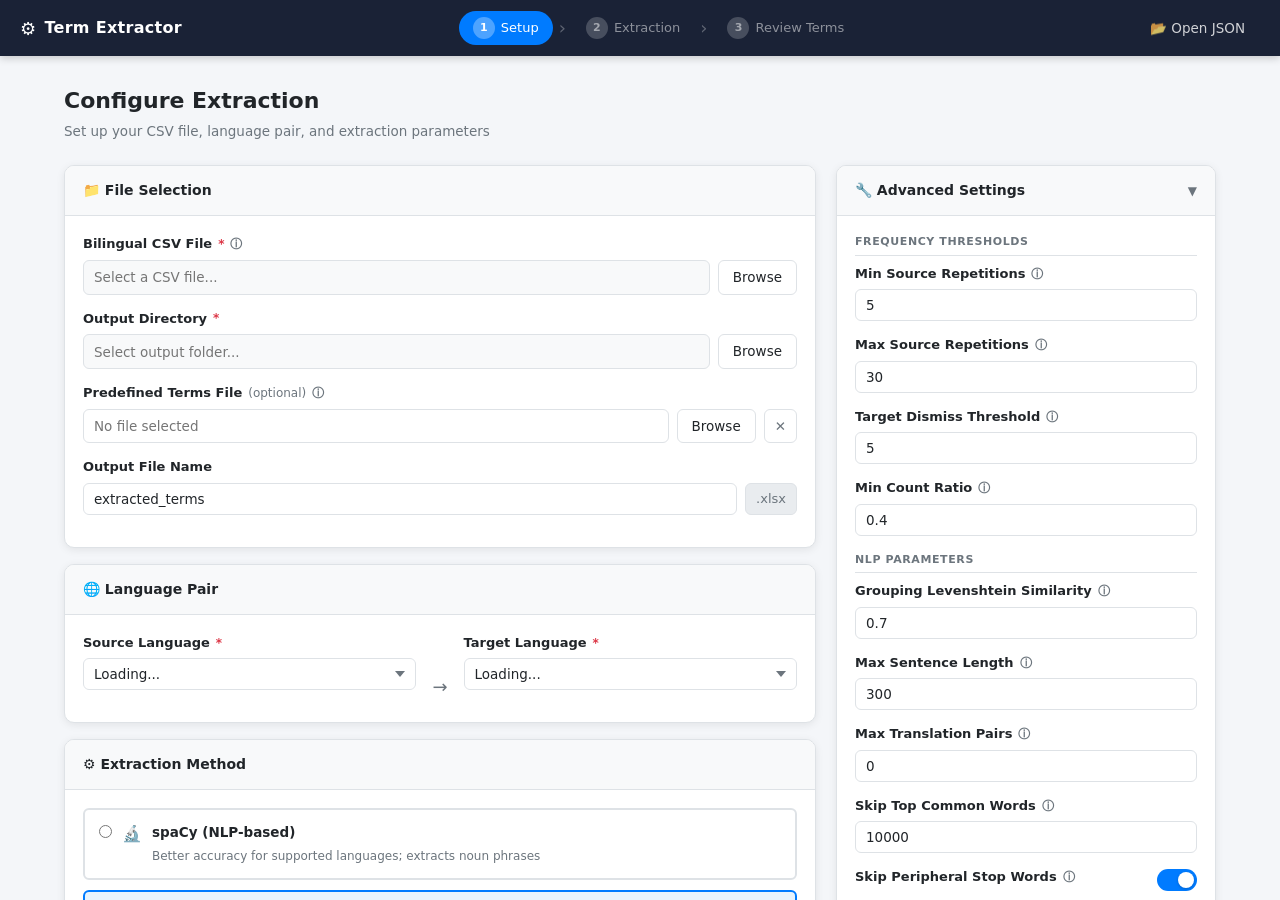
<file: app/frontend/index.html>
<!DOCTYPE html>
<html lang="en">
<head>
    <meta charset="UTF-8">
    <meta name="viewport" content="width=device-width, initial-scale=1.0">
    <title>Term Extractor</title>
    <link rel="stylesheet" href="css/styles.css">
</head>
<body>
    <div id="app">
        <!-- Header -->
        <header id="app-header">
            <div class="header-brand">
                <span class="header-icon">⚙</span>
                <span class="header-title">Term Extractor</span>
            </div>
            <nav class="header-steps">
                <div class="step-item" id="nav-step-1" data-view="setup">
                    <span class="step-num">1</span>
                    <span class="step-label">Setup</span>
                </div>
                <div class="step-divider">›</div>
                <div class="step-item" id="nav-step-2" data-view="progress">
                    <span class="step-num">2</span>
                    <span class="step-label">Extraction</span>
                </div>
                <div class="step-divider">›</div>
                <div class="step-item" id="nav-step-3" data-view="editor">
                    <span class="step-num">3</span>
                    <span class="step-label">Review Terms</span>
                </div>
            </nav>
            <div class="header-actions">
                <button class="btn btn-ghost" id="btn-load-json" title="Open existing JSON result file">
                    📂 Open JSON
                </button>
            </div>
        </header>

        <!-- Main content area -->
        <main id="main-content">
            <!-- View 1: Setup -->
            <div id="view-setup" class="view active">
                <div class="view-container">
                    <div class="view-header">
                        <h1>Configure Extraction</h1>
                        <p class="view-subtitle">Set up your CSV file, language pair, and extraction parameters</p>
                    </div>

                    <div class="setup-layout">
                        <!-- Left: Main config -->
                        <div class="setup-main">
                            <!-- File Selection Card -->
                            <div class="card">
                                <div class="card-header">
                                    <h2 class="card-title">📁 File Selection</h2>
                                </div>
                                <div class="card-body">
                                    <div class="form-group">
                                        <label class="form-label" for="csv-path">
                                            Bilingual CSV File <span class="required">*</span>
                                            <span class="tooltip" data-tip="A CSV file with two columns: source text and target text">ⓘ</span>
                                        </label>
                                        <div class="input-group">
                                            <input type="text" id="csv-path" class="form-control" placeholder="Select a CSV file..." readonly>
                                            <button class="btn btn-secondary" id="btn-browse-csv">Browse</button>
                                        </div>
                                        <div id="csv-preview" class="csv-preview hidden"></div>
                                    </div>
                                    <div class="form-group">
                                        <label class="form-label" for="output-dir">
                                            Output Directory <span class="required">*</span>
                                        </label>
                                        <div class="input-group">
                                            <input type="text" id="output-dir" class="form-control" placeholder="Select output folder..." readonly>
                                            <button class="btn btn-secondary" id="btn-browse-output">Browse</button>
                                        </div>
                                    </div>
                                    <div class="form-group">
                                        <label class="form-label" for="pred-terms-path">
                                            Predefined Terms File
                                            <span class="optional">(optional)</span>
                                            <span class="tooltip" data-tip="Optional .txt file with one term per line to restrict source term extraction">ⓘ</span>
                                        </label>
                                        <div class="input-group">
                                            <input type="text" id="pred-terms-path" class="form-control" placeholder="No file selected">
                                            <button class="btn btn-secondary" id="btn-browse-pred-terms">Browse</button>
                                            <button class="btn btn-ghost btn-icon" id="btn-clear-pred-terms" title="Clear">✕</button>
                                        </div>
                                    </div>
                                    <div class="form-group">
                                        <label class="form-label" for="output-name">
                                            Output File Name
                                        </label>
                                        <div class="input-group">
                                            <input type="text" id="output-name" class="form-control" value="extracted_terms" placeholder="extracted_terms">
                                            <span class="input-suffix">.xlsx</span>
                                        </div>
                                    </div>
                                </div>
                            </div>

                            <!-- Language Pair Card -->
                            <div class="card">
                                <div class="card-header">
                                    <h2 class="card-title">🌐 Language Pair</h2>
                                </div>
                                <div class="card-body">
                                    <div class="form-row">
                                        <div class="form-group flex-1">
                                            <label class="form-label" for="src-lang">Source Language <span class="required">*</span></label>
                                            <select id="src-lang" class="form-control">
                                                <option value="">Loading...</option>
                                            </select>
                                        </div>
                                        <div class="lang-arrow">→</div>
                                        <div class="form-group flex-1">
                                            <label class="form-label" for="tar-lang">Target Language <span class="required">*</span></label>
                                            <select id="tar-lang" class="form-control">
                                                <option value="">Loading...</option>
                                            </select>
                                        </div>
                                    </div>
                                </div>
                            </div>

                            <!-- Extraction Method Card -->
                            <div class="card">
                                <div class="card-header">
                                    <h2 class="card-title">⚙ Extraction Method</h2>
                                </div>
                                <div class="card-body">
                                    <div class="radio-group">
                                        <label class="radio-item" id="radio-spacy-label">
                                            <input type="radio" name="extraction-method" value="spacy" id="radio-spacy">
                                            <span class="radio-icon">🔬</span>
                                            <div class="radio-text">
                                                <strong>spaCy (NLP-based)</strong>
                                                <small>Better accuracy for supported languages; extracts noun phrases</small>
                                            </div>
                                        </label>
                                        <label class="radio-item">
                                            <input type="radio" name="extraction-method" value="ngrams" id="radio-ngrams" checked>
                                            <span class="radio-icon">📝</span>
                                            <div class="radio-text">
                                                <strong>N-grams</strong>
                                                <small>Works with all languages; extracts all word combinations</small>
                                            </div>
                                        </label>
                                    </div>
                                    <div id="spacy-warning" class="alert alert-warning hidden">
                                        ⚠ spaCy is not available for the selected source language. Using n-grams.
                                    </div>
                                </div>
                            </div>
                        </div>

                        <!-- Right: Advanced settings -->
                        <div class="setup-sidebar">
                            <div class="card">
                                <div class="card-header card-header-collapsible" id="advanced-toggle">
                                    <h2 class="card-title">🔧 Advanced Settings</h2>
                                    <span class="collapse-icon">▼</span>
                                </div>
                                <div class="card-body" id="advanced-settings">
                                    <div class="form-section-title">Frequency Thresholds</div>
                                    <div class="form-group">
                                        <label class="form-label">
                                            Min Source Repetitions
                                            <span class="tooltip" data-tip="Minimum times a source term must appear to be considered">ⓘ</span>
                                        </label>
                                        <input type="number" id="min-source-rep" class="form-control" value="5" min="1">
                                    </div>
                                    <div class="form-group">
                                        <label class="form-label">
                                            Max Source Repetitions
                                            <span class="tooltip" data-tip="Maximum count for a source term (avoids over-computation on common words)">ⓘ</span>
                                        </label>
                                        <input type="number" id="max-source-rep" class="form-control" value="30" min="1">
                                    </div>
                                    <div class="form-group">
                                        <label class="form-label">
                                            Target Dismiss Threshold
                                            <span class="tooltip" data-tip="If a target term doesn't appear after source occurs this many times, it's dismissed">ⓘ</span>
                                        </label>
                                        <input type="number" id="target-dismiss" class="form-control" value="5" min="1">
                                    </div>
                                    <div class="form-group">
                                        <label class="form-label">
                                            Min Count Ratio
                                            <span class="tooltip" data-tip="Minimum ratio of target occurrences to source occurrences (0.0–1.0)">ⓘ</span>
                                        </label>
                                        <input type="number" id="min-count-ratio" class="form-control" value="0.4" min="0" max="1" step="0.05">
                                    </div>

                                    <div class="form-section-title">NLP Parameters</div>
                                    <div class="form-group">
                                        <label class="form-label">
                                            Grouping Levenshtein Similarity
                                            <span class="tooltip" data-tip="Minimum similarity for grouping variant target phrases (0.0–1.0)">ⓘ</span>
                                        </label>
                                        <input type="number" id="grouping-min-lev-sim" class="form-control" value="0.7" min="0" max="1" step="0.05">
                                    </div>
                                    <div class="form-group">
                                        <label class="form-label">
                                            Max Sentence Length
                                            <span class="tooltip" data-tip="Maximum character length of sentences to consider">ⓘ</span>
                                        </label>
                                        <input type="number" id="max-sentence-length" class="form-control" value="300" min="50">
                                    </div>
                                    <div class="form-group">
                                        <label class="form-label">
                                            Max Translation Pairs
                                            <span class="tooltip" data-tip="Maximum number of translation pairs to process (0 = unlimited)">ⓘ</span>
                                        </label>
                                        <input type="number" id="max-translation-pairs" class="form-control" value="0" min="0">
                                    </div>
                                    <div class="form-group">
                                        <label class="form-label">
                                            Skip Top Common Words
                                            <span class="tooltip" data-tip="Skip the top N most frequent words in the source language">ⓘ</span>
                                        </label>
                                        <input type="number" id="skip-top-common-words" class="form-control" value="10000" min="0">
                                    </div>
                                    <div class="form-group form-toggle">
                                        <label class="form-label">
                                            Skip Peripheral Stop Words
                                            <span class="tooltip" data-tip="Skip n-grams that begin or end with stop words">ⓘ</span>
                                        </label>
                                        <label class="toggle">
                                            <input type="checkbox" id="skip-peri-stop-words" checked>
                                            <span class="toggle-slider"></span>
                                        </label>
                                    </div>

                                    <div class="form-section-title">LLM Settings</div>
                                    <div class="form-group form-toggle">
                                        <label class="form-label">
                                            LLM Scoring
                                            <span class="tooltip" data-tip="Use LLM embeddings to re-score and rank candidates (slower but more accurate)">ⓘ</span>
                                        </label>
                                        <label class="toggle">
                                            <input type="checkbox" id="llm-scoring" checked>
                                            <span class="toggle-slider"></span>
                                        </label>
                                    </div>
                                    <div class="form-group">
                                        <label class="form-label">
                                            Embedding Model
                                            <span class="tooltip" data-tip="Sentence transformer model for semantic scoring">ⓘ</span>
                                        </label>
                                        <select id="model" class="form-control">
                                            <option value="LaBSE">LaBSE</option>
                                            <option value="intfloat/multilingual-e5-base">intfloat/multilingual-e5-base</option>
                                        </select>
                                    </div>
                                    <div class="form-group">
                                        <label class="form-label">
                                            Min LLM Score
                                            <span class="tooltip" data-tip="Minimum LLM similarity score for cleanup (0.0–1.0)">ⓘ</span>
                                        </label>
                                        <input type="number" id="min-llm-score" class="form-control" value="0.4" min="0" max="1" step="0.05">
                                    </div>
                                    <div class="form-group form-toggle">
                                        <label class="form-label">
                                            Enable Partial Points
                                            <span class="tooltip" data-tip="(Experimental) Allow longer terms to gain partial points from shorter high-scoring sub-terms">ⓘ</span>
                                        </label>
                                        <label class="toggle">
                                            <input type="checkbox" id="enable-partial-points">
                                            <span class="toggle-slider"></span>
                                        </label>
                                    </div>
                                </div>
                            </div>

                            <!-- Quick help -->
                            <div class="card card-info">
                                <div class="card-body">
                                    <h3 class="card-title">💡 Quick Tips</h3>
                                    <ul class="tips-list">
                                        <li>Use a CSV file with two columns: source and target text (one sentence pair per row)</li>
                                        <li>For best results, use at least 10,000 translation pairs</li>
                                        <li>spaCy extraction is more precise but only supports select languages</li>
                                        <li>LLM scoring is more accurate but significantly slower</li>
                                    </ul>
                                </div>
                            </div>
                        </div>
                    </div>

                    <!-- Action bar -->
                    <div class="action-bar">
                        <div id="setup-validation-msg" class="validation-msg hidden"></div>
                        <button class="btn btn-primary btn-large" id="btn-start-extraction">
                            ▶ Start Extraction
                        </button>
                    </div>
                </div>
            </div>

            <!-- View 2: Progress -->
            <div id="view-progress" class="view">
                <div class="view-container">
                    <div class="view-header">
                        <h1>Extracting Terms</h1>
                        <p class="view-subtitle">Please wait while the extraction pipeline runs...</p>
                    </div>

                    <div class="progress-layout">
                        <!-- Step indicators -->
                        <div class="card steps-card">
                            <div class="card-body">
                                <div class="pipeline-steps" id="pipeline-steps">
                                    <!-- Steps populated by JS -->
                                </div>
                            </div>
                        </div>

                        <!-- Main progress -->
                        <div class="card progress-card">
                            <div class="card-body">
                                <div class="progress-header">
                                    <span id="progress-label">Initializing...</span>
                                    <span id="progress-pct">0%</span>
                                </div>
                                <div class="progress-bar-container">
                                    <div class="progress-bar" id="main-progress-bar" style="width: 0%"></div>
                                </div>
                                <div class="sub-step-progress" id="sub-step-progress">
                                    <div class="sub-step-header">
                                        <span id="sub-step-label"></span>
                                        <span id="sub-step-pct">0%</span>
                                    </div>
                                    <div class="progress-bar-container sub-step-bar-container">
                                        <div class="progress-bar sub-step-bar" id="sub-step-bar" style="width: 0%"></div>
                                    </div>
                                </div>
                                <div class="progress-meta">
                                    <span id="elapsed-time">⏱ 0s</span>
                                    <span id="terms-found" class="hidden">📋 <span id="terms-found-count">0</span> terms found</span>
                                </div>
                            </div>
                        </div>

                        <!-- Log -->
                        <div class="card log-card">
                            <div class="card-header">
                                <h3 class="card-title">📋 Log</h3>
                                <button class="btn btn-ghost btn-sm" id="btn-clear-log">Clear</button>
                            </div>
                            <div class="card-body">
                                <div id="log-output" class="log-output"></div>
                            </div>
                        </div>
                    </div>

                    <!-- Completion card -->
                    <div id="completion-card" class="card completion-card hidden">
                        <div class="card-body">
                            <div class="completion-icon">✅</div>
                            <h2>Extraction Complete!</h2>
                            <p id="completion-summary"></p>
                            <div class="completion-actions">
                                <button class="btn btn-secondary" id="btn-back-to-setup">← Back to Setup</button>
                                <button class="btn btn-primary btn-large" id="btn-review-terms">Review Terms →</button>
                            </div>
                        </div>
                    </div>

                    <!-- Error card -->
                    <div id="error-card" class="card error-card hidden">
                        <div class="card-body">
                            <div class="completion-icon">❌</div>
                            <h2>Extraction Failed</h2>
                            <p id="error-message"></p>
                            <button class="btn btn-secondary" id="btn-back-to-setup-error">← Back to Setup</button>
                        </div>
                    </div>

                    <!-- Cancel button -->
                    <div class="action-bar">
                        <button class="btn btn-danger" id="btn-cancel-extraction">✕ Cancel</button>
                    </div>
                </div>
            </div>

            <!-- View 3: Term Editor -->
            <div id="view-editor" class="view">
                <div id="editor-loading" class="loading-overlay">
                    <div class="loading-spinner"></div>
                    <p>Loading terms...</p>
                </div>
                <div id="editor-content" class="hidden">
                    <!-- Stats bar -->
                    <div id="stats-bar" class="stats-bar">
                        <div class="stat-item">
                            <span class="stat-label">Total</span>
                            <span class="stat-value" id="stat-total">0</span>
                        </div>
                        <div class="stat-item">
                            <span class="stat-label">Active</span>
                            <span class="stat-value stat-active" id="stat-active">0</span>
                        </div>
                        <div class="stat-item">
                            <span class="stat-label">Edited</span>
                            <span class="stat-value stat-edited" id="stat-edited">0</span>
                        </div>
                        <div class="stat-item">
                            <span class="stat-label">Confirmed</span>
                            <span class="stat-value stat-confirmed" id="stat-confirmed">0</span>
                        </div>
                        <div class="stat-item">
                            <span class="stat-label">Deleted</span>
                            <span class="stat-value stat-deleted" id="stat-deleted">0</span>
                        </div>
                        <div class="stat-progress">
                            <div class="stat-progress-bar" id="stat-progress-bar"></div>
                        </div>
                        <span id="stat-progress-pct" class="stat-progress-pct">0%</span>
                        <div class="stats-actions">
                            <button class="btn btn-primary btn-sm" id="btn-save-json" disabled>💾 Save to JSON</button>
                        </div>
                    </div>

                    <!-- Quick Tips -->
                    <div id="editor-tips" class="editor-tips">
                        <strong>💡 Quick Tips:</strong>
                        • Use text filters to search source/target terms (supports plain text or RegEx)
                        • Press <kbd>Escape</kbd> in filter boxes to clear all text filters
                        • Press <kbd>Enter</kbd> in the target field to confirm the term and move to next
                        • Click 📋 to select from available target candidates and variants
                        • Click ✓ to confirm a source-target pair (turns green when confirmed)
                        • Editing source/target or reselecting a candidate removes confirmed status
                        • Click <strong>💾 Save to JSON</strong> to save all edits back to the loaded file
                    </div>

                    <!-- Filters -->
                    <div id="editor-filters" class="editor-filters">
                        <div class="filter-row">
                            <div class="filter-field">
                                <label class="filter-label" for="filter-source">Filter Source Term:</label>
                                <input type="text" id="filter-source" class="form-control filter-input" placeholder="e.g., doctor, ^med (regex: starts with 'med')">
                            </div>
                            <div class="filter-field">
                                <label class="filter-label" for="filter-target">Filter Target Term:</label>
                                <input type="text" id="filter-target" class="form-control filter-input" placeholder="e.g., طبيب, .*ال.* (regex)">
                            </div>
                            <div class="filter-field filter-field-inline">
                                <label class="toggle-small" title="Enable regex for filters">
                                    <input type="checkbox" id="filter-regex">
                                    <span class="toggle-slider-small"></span>
                                    <span>Use RegEx</span>
                                </label>
                            </div>
                            <div class="filter-field filter-field-inline">
                                <button class="btn btn-secondary btn-sm" id="btn-clear-filters">Clear Filters</button>
                            </div>
                        </div>
                    </div>

                    <!-- Toolbar -->
                    <div id="editor-toolbar" class="editor-toolbar">
                        <div class="toolbar-filters">
                            <div class="filter-group">
                                <label class="toolbar-label">Filter:</label>
                                <select id="filter-status" class="form-control filter-select">
                                    <option value="all">All Terms</option>
                                    <option value="edited">Edited Only</option>
                                    <option value="unedited">Unedited Only</option>
                                    <option value="confirmed">Confirmed Only</option>
                                    <option value="unconfirmed">Unconfirmed Only</option>
                                </select>
                                <label class="toolbar-label">Per page:</label>
                                <select id="per-page" class="form-control filter-select">
                                    <option value="20">20</option>
                                    <option value="50" selected>50</option>
                                    <option value="100">100</option>
                                    <option value="200">200</option>
                                    <option value="500">500</option>
                                </select>
                            </div>
                        </div>
                        <div class="toolbar-actions">
                            <button class="btn btn-secondary btn-sm" id="btn-clear-edits">🗑️ Clear Edits</button>
                            <button class="btn btn-secondary btn-sm" id="btn-open-recycle">♻️ Recycle Bin (<span id="recycle-count">0</span>)</button>
                            <button class="btn btn-secondary btn-sm" id="btn-export-confirmed">📊 Export Confirmed</button>
                            <button class="btn btn-secondary btn-sm" id="btn-export-all">📊 Export All</button>
                            <button class="btn btn-ghost btn-sm" id="btn-load-json-editor">📂 Open JSON</button>
                        </div>
                    </div>

                    <!-- Top Pagination -->
                    <div id="pagination-bar-top" class="pagination-bar pagination-bar-border-bottom">
                        <button class="btn btn-ghost btn-sm" id="btn-first-page-top">⏮ First</button>
                        <button class="btn btn-ghost btn-sm" id="btn-prev-page-top">‹ Prev</button>
                        <span id="pagination-info-top">Page 1 of 1</span>
                        <button class="btn btn-ghost btn-sm" id="btn-next-page-top">Next ›</button>
                        <button class="btn btn-ghost btn-sm" id="btn-last-page-top">Last ⏭</button>
                    </div>

                    <!-- Table -->
                    <div id="table-container" class="table-container">
                        <table id="terms-table" class="terms-table">
                            <thead>
                                <tr>
                                    <th class="col-num">#</th>
                                    <th class="col-source">Source Term</th>
                                    <th class="col-target">Target Term</th>
                                    <th class="col-count">Count</th>
                                    <th class="col-actions">Actions</th>
                                </tr>
                            </thead>
                            <tbody id="terms-tbody">
                            </tbody>
                        </table>
                    </div>

                    <!-- Bottom Pagination -->
                    <div id="pagination-bar" class="pagination-bar">
                        <button class="btn btn-ghost btn-sm" id="btn-first-page">⏮ First</button>
                        <button class="btn btn-ghost btn-sm" id="btn-prev-page">‹ Prev</button>
                        <span id="pagination-info">Page 1 of 1</span>
                        <button class="btn btn-ghost btn-sm" id="btn-next-page">Next ›</button>
                        <button class="btn btn-ghost btn-sm" id="btn-last-page">Last ⏭</button>
                    </div>
                </div>
            </div>
        </main>
    </div>

    <!-- Candidates Modal -->
    <div id="modal-candidates" class="modal hidden">
        <div class="modal-backdrop" id="modal-candidates-backdrop"></div>
        <div class="modal-dialog modal-large">
            <div class="modal-header">
                <h3>Candidates for: <em id="modal-src-term"></em></h3>
                <button class="modal-close" id="modal-candidates-close">✕</button>
            </div>
            <div class="modal-body" id="modal-candidates-body">
            </div>
        </div>
    </div>

    <!-- Recycle Bin Modal -->
    <div id="modal-recycle" class="modal hidden">
        <div class="modal-backdrop" id="modal-recycle-backdrop"></div>
        <div class="modal-dialog">
            <div class="modal-header">
                <h3>🗑 Recycle Bin</h3>
                <button class="modal-close" id="modal-recycle-close">✕</button>
            </div>
            <div class="modal-body" id="modal-recycle-body">
            </div>
        </div>
    </div>

    <!-- Toast notification -->
    <div id="toast" class="toast hidden"></div>

    <!-- Scripts -->
    <script src="js/utils/dom.js"></script>
    <script src="js/utils/api.js"></script>
    <script src="js/views/setup.js"></script>
    <script src="js/views/progress.js"></script>
    <script src="js/views/editor.js"></script>
    <script src="js/app.js"></script>
</body>
</html>
</file>
<file: app/frontend/css/styles.css>
/* ===================================================
   CSS Custom Properties (Design Tokens)
   =================================================== */
:root {
    --primary: #007bff;
    --primary-dark: #0056b3;
    --primary-light: #e8f4fd;
    --secondary: #6c757d;
    --success: #28a745;
    --success-light: #d4edda;
    --warning: #ffc107;
    --warning-light: #fff3cd;
    --danger: #dc3545;
    --danger-light: #f8d7da;
    --info: #17a2b8;
    --info-light: #d1ecf1;

    --bg: #f4f6f9;
    --bg-white: #ffffff;
    --bg-card: #ffffff;
    --border: #dee2e6;
    --border-focus: #80bdff;
    --shadow: 0 2px 8px rgba(0, 0, 0, 0.08);
    --shadow-lg: 0 4px 16px rgba(0, 0, 0, 0.12);

    --text: #212529;
    --text-muted: #6c757d;
    --text-light: #adb5bd;

    --font: Tahoma, 'Segoe UI', system-ui, -apple-system, sans-serif;
    --font-mono: 'Consolas', 'Courier New', monospace;

    --radius: 6px;
    --radius-lg: 10px;
    --radius-sm: 4px;

    --header-height: 56px;
    --transition: 0.15s ease;
}

/* ===================================================
   Base Reset
   =================================================== */
*, *::before, *::after {
    box-sizing: border-box;
    margin: 0;
    padding: 0;
}

html, body {
    height: 100%;
    font-family: var(--font);
    font-size: 14px;
    color: var(--text);
    background: var(--bg);
    line-height: 1.5;
}

#app {
    display: flex;
    flex-direction: column;
    height: 100vh;
    overflow: hidden;
}

/* ===================================================
   Header
   =================================================== */
#app-header {
    display: flex;
    align-items: center;
    height: var(--header-height);
    background: #1a2236;
    color: #fff;
    padding: 0 20px;
    gap: 24px;
    flex-shrink: 0;
    box-shadow: 0 2px 8px rgba(0,0,0,0.2);
    z-index: 100;
}

.header-brand {
    display: flex;
    align-items: center;
    gap: 8px;
    font-size: 16px;
    font-weight: 700;
    letter-spacing: 0.3px;
    white-space: nowrap;
}

.header-icon {
    font-size: 18px;
}

.header-title {
    color: #fff;
}

.header-steps {
    display: flex;
    align-items: center;
    gap: 4px;
    flex: 1;
    justify-content: center;
}

.step-item {
    display: flex;
    align-items: center;
    gap: 6px;
    padding: 6px 14px;
    border-radius: 20px;
    cursor: pointer;
    transition: background var(--transition), color var(--transition);
    color: rgba(255,255,255,0.5);
    font-size: 13px;
    user-select: none;
}

.step-item:hover {
    background: rgba(255,255,255,0.1);
    color: rgba(255,255,255,0.85);
}

.step-item.active {
    background: var(--primary);
    color: #fff;
}

.step-item.completed {
    color: rgba(255,255,255,0.75);
}

.step-item.completed .step-num {
    background: var(--success);
}

.step-num {
    display: inline-flex;
    align-items: center;
    justify-content: center;
    width: 22px;
    height: 22px;
    border-radius: 50%;
    background: rgba(255,255,255,0.2);
    font-size: 11px;
    font-weight: 700;
}

.step-item.active .step-num {
    background: rgba(255,255,255,0.3);
}

.step-divider {
    color: rgba(255,255,255,0.3);
    font-size: 18px;
    line-height: 1;
    padding: 0 2px;
}

.header-actions {
    margin-left: auto;
    display: flex;
    gap: 8px;
}

/* ===================================================
   Main Content / Views
   =================================================== */
#main-content {
    flex: 1;
    overflow: hidden;
    position: relative;
}

.view {
    display: none;
    position: absolute;
    inset: 0;
    overflow-y: auto;
}

.view.active {
    display: block;
}

.view-container {
    max-width: 1200px;
    margin: 0 auto;
    padding: 28px 24px 40px;
}

.view-header {
    margin-bottom: 24px;
}

.view-header h1 {
    font-size: 22px;
    font-weight: 700;
    color: var(--text);
    margin-bottom: 4px;
}

.view-subtitle {
    color: var(--text-muted);
    font-size: 13.5px;
}

/* ===================================================
   Cards
   =================================================== */
.card {
    background: var(--bg-card);
    border: 1px solid var(--border);
    border-radius: var(--radius-lg);
    box-shadow: var(--shadow);
    margin-bottom: 16px;
    overflow: hidden;
}

.card-header {
    display: flex;
    align-items: center;
    justify-content: space-between;
    padding: 14px 18px;
    border-bottom: 1px solid var(--border);
    background: #f8f9fa;
}

.card-header-collapsible {
    cursor: pointer;
    user-select: none;
}

.card-header-collapsible:hover {
    background: #e9ecef;
}

.card-title {
    font-size: 14px;
    font-weight: 600;
    color: var(--text);
    margin: 0;
}

.collapse-icon {
    color: var(--text-muted);
    font-size: 12px;
    transition: transform var(--transition);
}

.card-header-collapsible.collapsed .collapse-icon {
    transform: rotate(-90deg);
}

.card-body {
    padding: 18px;
}

.card-info {
    border-color: #bee5eb;
    background: #f0fbfd;
}

.card-info .card-body {
    padding: 16px 18px;
}

/* ===================================================
   Buttons
   =================================================== */
.btn {
    display: inline-flex;
    align-items: center;
    justify-content: center;
    gap: 6px;
    padding: 7px 14px;
    border: 1px solid transparent;
    border-radius: var(--radius);
    font-family: var(--font);
    font-size: 13.5px;
    font-weight: 500;
    cursor: pointer;
    transition: all var(--transition);
    white-space: nowrap;
    user-select: none;
    line-height: 1.4;
}

.btn:disabled {
    opacity: 0.55;
    cursor: not-allowed;
}

.btn-primary {
    background: var(--primary);
    border-color: var(--primary);
    color: #fff;
}
.btn-primary:hover:not(:disabled) {
    background: var(--primary-dark);
    border-color: var(--primary-dark);
}

.btn-secondary {
    background: #fff;
    border-color: var(--border);
    color: var(--text);
}
.btn-secondary:hover:not(:disabled) {
    background: #e9ecef;
    border-color: #adb5bd;
}

.btn-ghost {
    background: transparent;
    border-color: transparent;
    color: rgba(255,255,255,0.8);
}
.btn-ghost:hover:not(:disabled) {
    background: rgba(255,255,255,0.1);
    color: #fff;
}

/* Ghost in non-header context */
.card .btn-ghost, .editor-toolbar .btn-ghost, .action-bar .btn-ghost {
    color: var(--text-muted);
    border-color: var(--border);
    background: #fff;
}
.card .btn-ghost:hover:not(:disabled),
.editor-toolbar .btn-ghost:hover:not(:disabled) {
    background: #e9ecef;
    color: var(--text);
}

.btn-danger {
    background: var(--danger);
    border-color: var(--danger);
    color: #fff;
}
.btn-danger:hover:not(:disabled) {
    background: #b02a37;
    border-color: #b02a37;
}

.btn-sm {
    padding: 4px 10px;
    font-size: 12.5px;
}

.btn-large {
    padding: 10px 24px;
    font-size: 15px;
}

.btn-icon {
    padding: 7px 10px;
}

/* ===================================================
   Forms
   =================================================== */
.form-group {
    margin-bottom: 14px;
}

.form-label {
    display: flex;
    align-items: center;
    gap: 6px;
    font-size: 13px;
    font-weight: 600;
    color: var(--text);
    margin-bottom: 6px;
}

.required {
    color: var(--danger);
    font-size: 12px;
}

.optional {
    color: var(--text-muted);
    font-weight: 400;
    font-size: 12px;
}

.form-control {
    display: block;
    width: 100%;
    padding: 7px 10px;
    font-family: var(--font);
    font-size: 13.5px;
    color: var(--text);
    background: #fff;
    border: 1px solid var(--border);
    border-radius: var(--radius);
    transition: border-color var(--transition), box-shadow var(--transition);
    outline: none;
}

.form-control:focus {
    border-color: var(--border-focus);
    box-shadow: 0 0 0 3px rgba(0, 123, 255, 0.15);
}

.form-control[readonly] {
    background: #f8f9fa;
    cursor: default;
}

.form-control:disabled {
    background: #e9ecef;
    cursor: not-allowed;
}

select.form-control {
    appearance: none;
    background-image: url("data:image/svg+xml,%3Csvg xmlns='http://www.w3.org/2000/svg' width='10' height='6'%3E%3Cpath d='M0 0l5 6 5-6z' fill='%236c757d'/%3E%3C/svg%3E");
    background-repeat: no-repeat;
    background-position: right 10px center;
    padding-right: 28px;
}

.form-row {
    display: flex;
    align-items: flex-end;
    gap: 16px;
}

.flex-1 { flex: 1; }

.form-toggle {
    display: flex;
    align-items: center;
    justify-content: space-between;
}

.input-group {
    display: flex;
    gap: 8px;
    align-items: stretch;
}

.input-group .form-control {
    flex: 1;
    min-width: 0;
}

.input-suffix {
    display: flex;
    align-items: center;
    padding: 0 10px;
    background: #e9ecef;
    border: 1px solid var(--border);
    border-radius: var(--radius);
    color: var(--text-muted);
    font-size: 13px;
    white-space: nowrap;
}

.lang-arrow {
    display: flex;
    align-items: center;
    padding-bottom: 4px;
    color: var(--text-muted);
    font-size: 18px;
    padding-top: 24px;
}

.form-section-title {
    font-size: 11px;
    font-weight: 700;
    text-transform: uppercase;
    letter-spacing: 0.6px;
    color: var(--text-muted);
    margin: 16px 0 8px;
    padding-bottom: 4px;
    border-bottom: 1px solid var(--border);
}

.form-section-title:first-child {
    margin-top: 0;
}

/* ===================================================
   Toggle Switch
   =================================================== */
.toggle {
    position: relative;
    display: inline-block;
    width: 40px;
    height: 22px;
    flex-shrink: 0;
}

.toggle input {
    opacity: 0;
    width: 0;
    height: 0;
    position: absolute;
}

.toggle-slider {
    position: absolute;
    inset: 0;
    background: #ccc;
    border-radius: 22px;
    cursor: pointer;
    transition: background var(--transition);
}

.toggle-slider::before {
    content: '';
    position: absolute;
    width: 16px;
    height: 16px;
    left: 3px;
    top: 3px;
    background: #fff;
    border-radius: 50%;
    transition: transform var(--transition);
    box-shadow: 0 1px 3px rgba(0,0,0,0.2);
}

.toggle input:checked + .toggle-slider {
    background: var(--primary);
}

.toggle input:checked + .toggle-slider::before {
    transform: translateX(18px);
}

/* Small toggle (for toolbar) */
.toggle-small {
    display: flex;
    align-items: center;
    gap: 6px;
    cursor: pointer;
    font-size: 12.5px;
    color: var(--text-muted);
    white-space: nowrap;
    user-select: none;
}

.toggle-small input {
    opacity: 0;
    width: 0;
    height: 0;
    position: absolute;
}

.toggle-slider-small {
    position: relative;
    display: inline-block;
    width: 30px;
    height: 16px;
    background: #ccc;
    border-radius: 16px;
    cursor: pointer;
    flex-shrink: 0;
    transition: background var(--transition);
}

.toggle-slider-small::before {
    content: '';
    position: absolute;
    width: 12px;
    height: 12px;
    left: 2px;
    top: 2px;
    background: #fff;
    border-radius: 50%;
    transition: transform var(--transition);
}

.toggle-small input:checked + .toggle-slider-small {
    background: var(--primary);
}

.toggle-small input:checked + .toggle-slider-small::before {
    transform: translateX(14px);
}

/* ===================================================
   Radio Group
   =================================================== */
.radio-group {
    display: flex;
    flex-direction: column;
    gap: 10px;
}

.radio-item {
    display: flex;
    align-items: flex-start;
    gap: 10px;
    padding: 12px 14px;
    border: 2px solid var(--border);
    border-radius: var(--radius);
    cursor: pointer;
    transition: border-color var(--transition), background var(--transition);
    user-select: none;
}

.radio-item:hover {
    border-color: var(--primary);
    background: var(--primary-light);
}

.radio-item input[type="radio"] {
    margin-top: 3px;
    accent-color: var(--primary);
    flex-shrink: 0;
}

.radio-item input[type="radio"]:checked ~ .radio-text strong,
.radio-item:has(input:checked) {
    border-color: var(--primary);
    background: var(--primary-light);
}

.radio-icon {
    font-size: 16px;
    flex-shrink: 0;
}

.radio-text strong {
    display: block;
    font-size: 13.5px;
    margin-bottom: 2px;
}

.radio-text small {
    color: var(--text-muted);
    font-size: 12px;
}

/* ===================================================
   Tooltip
   =================================================== */
.tooltip {
    position: relative;
    cursor: help;
    color: var(--text-muted);
    font-size: 12px;
}

.tooltip::after {
    content: attr(data-tip);
    position: absolute;
    bottom: 100%;
    left: 50%;
    transform: translateX(-50%);
    background: #333;
    color: #fff;
    padding: 6px 10px;
    border-radius: var(--radius-sm);
    font-size: 11.5px;
    white-space: normal;
    width: 220px;
    line-height: 1.4;
    pointer-events: none;
    opacity: 0;
    transition: opacity 0.15s;
    z-index: 999;
    text-align: center;
    margin-bottom: 4px;
    font-weight: 400;
}

.tooltip:hover::after {
    opacity: 1;
}

/* ===================================================
   Setup Layout
   =================================================== */
.setup-layout {
    display: grid;
    grid-template-columns: 1fr 380px;
    gap: 20px;
    align-items: start;
}

.setup-main { min-width: 0; }
.setup-sidebar { min-width: 0; }

/* ===================================================
   CSV Preview
   =================================================== */
.csv-preview {
    margin-top: 10px;
    padding: 10px;
    background: #f8f9fa;
    border: 1px solid var(--border);
    border-radius: var(--radius);
    font-size: 12px;
}

.csv-preview-meta {
    color: var(--text-muted);
    margin-bottom: 6px;
    font-weight: 600;
}

.csv-preview-table {
    width: 100%;
    border-collapse: collapse;
    font-size: 11.5px;
}

.csv-preview-table th,
.csv-preview-table td {
    padding: 3px 8px;
    text-align: left;
    border: 1px solid var(--border);
    max-width: 200px;
    overflow: hidden;
    text-overflow: ellipsis;
    white-space: nowrap;
}

.csv-preview-table th {
    background: #e9ecef;
    font-weight: 600;
}

/* ===================================================
   Alerts
   =================================================== */
.alert {
    padding: 10px 14px;
    border-radius: var(--radius);
    font-size: 13px;
    margin-top: 10px;
}

.alert-warning {
    background: var(--warning-light);
    border: 1px solid #ffc107;
    color: #856404;
}

/* ===================================================
   Action Bar
   =================================================== */
.action-bar {
    display: flex;
    align-items: center;
    justify-content: flex-end;
    gap: 12px;
    margin-top: 20px;
    padding-top: 16px;
    border-top: 1px solid var(--border);
}

.validation-msg {
    color: var(--danger);
    font-size: 13px;
    flex: 1;
}

/* ===================================================
   Tips List
   =================================================== */
.tips-list {
    list-style: none;
    padding: 0;
    margin: 8px 0 0;
}

.tips-list li {
    padding: 5px 0 5px 16px;
    position: relative;
    font-size: 12.5px;
    color: #0c5460;
    line-height: 1.5;
}

.tips-list li::before {
    content: '•';
    position: absolute;
    left: 0;
    color: var(--info);
}

/* ===================================================
   Progress View
   =================================================== */
.progress-layout {
    display: flex;
    flex-direction: column;
    gap: 16px;
}

.steps-card .card-body {
    padding: 16px 20px;
}

.pipeline-steps {
    display: flex;
    align-items: center;
    gap: 0;
    flex-wrap: wrap;
}

.pipeline-step {
    display: flex;
    align-items: center;
    gap: 8px;
    padding: 8px 14px;
    border-radius: 20px;
    font-size: 12.5px;
    color: var(--text-muted);
    font-weight: 500;
    transition: all 0.3s;
}

.pipeline-step.active {
    background: var(--primary-light);
    color: var(--primary);
}

.pipeline-step.completed {
    color: var(--success);
}

.pipeline-step-num {
    display: inline-flex;
    align-items: center;
    justify-content: center;
    width: 20px;
    height: 20px;
    border-radius: 50%;
    background: #e9ecef;
    font-size: 10.5px;
    font-weight: 700;
    flex-shrink: 0;
}

.pipeline-step.active .pipeline-step-num {
    background: var(--primary);
    color: #fff;
}

.pipeline-step.completed .pipeline-step-num {
    background: var(--success);
    color: #fff;
}

.pipeline-step-arrow {
    color: var(--border);
    font-size: 14px;
}

.progress-card .card-body {
    padding: 20px;
}

.progress-header {
    display: flex;
    justify-content: space-between;
    align-items: center;
    margin-bottom: 10px;
    font-size: 13.5px;
    font-weight: 600;
}

.progress-bar-container {
    height: 10px;
    background: #e9ecef;
    border-radius: 5px;
    overflow: hidden;
}

.progress-bar {
    height: 100%;
    background: linear-gradient(90deg, var(--primary), #0056b3);
    border-radius: 5px;
    transition: width 0.5s ease;
}

.sub-step-progress {
    margin-top: 12px;
    padding-top: 10px;
    border-top: 1px solid #e9ecef;
}

.sub-step-header {
    display: flex;
    justify-content: space-between;
    align-items: center;
    margin-bottom: 6px;
    font-size: 12px;
    color: var(--text-muted);
}

.sub-step-bar-container {
    height: 6px;
}

.sub-step-bar {
    background: linear-gradient(90deg, #6c9bd2, #4a90d9);
}

.progress-meta {
    display: flex;
    justify-content: space-between;
    margin-top: 10px;
    font-size: 12.5px;
    color: var(--text-muted);
}

.log-card .card-body {
    padding: 0;
}

.log-output {
    font-family: var(--font-mono);
    font-size: 12px;
    color: #d4d4d4;
    background: #1e1e2e;
    padding: 14px 16px;
    height: 260px;
    overflow-y: auto;
    line-height: 1.6;
    white-space: pre-wrap;
    word-break: break-all;
}

.log-line {
    display: block;
    padding: 1px 0;
}

.log-line.error { color: #f88; }
.log-line.success { color: #87d395; }

/* ===================================================
   Completion / Error Cards
   =================================================== */
.completion-card,
.error-card {
    text-align: center;
    margin-top: 16px;
}

.completion-card .card-body,
.error-card .card-body {
    padding: 36px 24px;
}

.completion-icon {
    font-size: 48px;
    margin-bottom: 12px;
    line-height: 1;
}

.completion-card h2,
.error-card h2 {
    font-size: 20px;
    margin-bottom: 8px;
}

.completion-card p,
.error-card p {
    color: var(--text-muted);
    margin-bottom: 20px;
    font-size: 13.5px;
}

.completion-actions {
    display: flex;
    gap: 12px;
    justify-content: center;
}

/* ===================================================
   Editor - View 3
   =================================================== */
#view-editor {
    display: none;
    flex-direction: column;
}

#view-editor.active {
    display: flex;
}

#editor-loading {
    display: flex;
    flex-direction: column;
    align-items: center;
    justify-content: center;
    flex: 1;
    gap: 16px;
    color: var(--text-muted);
    font-size: 14px;
}

.loading-spinner {
    width: 36px;
    height: 36px;
    border: 3px solid var(--border);
    border-top-color: var(--primary);
    border-radius: 50%;
    animation: spin 0.7s linear infinite;
}

@keyframes spin {
    to { transform: rotate(360deg); }
}

#editor-content {
    display: flex;
    flex-direction: column;
    height: 100%;
    overflow: hidden;
}

/* ===================================================
   Stats Bar
   =================================================== */
.stats-bar {
    display: flex;
    align-items: center;
    gap: 16px;
    padding: 8px 20px;
    background: var(--warning-light);
    border-bottom: 1px solid #f0d68a;
    flex-shrink: 0;
    flex-wrap: wrap;
}

.stat-item {
    display: flex;
    align-items: center;
    gap: 5px;
    font-size: 12.5px;
}

.stat-label {
    color: var(--text-muted);
    font-weight: 500;
}

.stat-value {
    font-weight: 700;
    font-size: 14px;
    color: var(--text);
}

.stat-active { color: var(--primary); }
.stat-edited { color: #e67e22; }
.stat-confirmed { color: var(--success); }
.stat-deleted { color: var(--danger); }

.stat-progress {
    flex: 1;
    min-width: 80px;
    max-width: 160px;
    height: 8px;
    background: #e9ecef;
    border-radius: 4px;
    overflow: hidden;
}

.stat-progress-bar {
    height: 100%;
    background: var(--success);
    border-radius: 4px;
    transition: width 0.3s ease;
}

.stat-progress-pct {
    font-size: 12px;
    color: var(--text-muted);
    white-space: nowrap;
}

.stats-actions {
    margin-left: auto;
}

.autosave-indicator {
    font-size: 11.5px;
    color: var(--success);
    font-weight: 500;
    opacity: 0;
    transition: opacity 0.3s;
}

.autosave-indicator.visible {
    opacity: 1;
}

/* ===================================================
   Editor Tips Bar
   =================================================== */
.editor-tips {
    padding: 8px 20px;
    background: var(--info-light);
    border-bottom: 1px solid #b8daff;
    font-size: 12px;
    color: #0c5460;
    line-height: 1.6;
    flex-shrink: 0;
}

.editor-tips kbd {
    display: inline-block;
    padding: 1px 5px;
    font-size: 11px;
    font-family: var(--font-mono);
    background: #fff;
    border: 1px solid #adb5bd;
    border-radius: 3px;
    box-shadow: 0 1px 1px rgba(0,0,0,0.1);
}

/* ===================================================
   Editor Filters Bar
   =================================================== */
.editor-filters {
    padding: 10px 16px;
    background: #f8f9fa;
    border-bottom: 1px solid var(--border);
    flex-shrink: 0;
}

.filter-row {
    display: flex;
    align-items: flex-end;
    gap: 12px;
    flex-wrap: wrap;
}

.filter-field {
    display: flex;
    flex-direction: column;
    gap: 4px;
    flex: 1;
    min-width: 180px;
}

.filter-field-inline {
    flex: 0 0 auto;
    flex-direction: row;
    align-items: center;
    min-width: auto;
}

.filter-label {
    font-size: 12px;
    font-weight: 600;
    color: var(--text-muted);
    white-space: nowrap;
}

.toolbar-label {
    font-size: 12.5px;
    color: var(--text-muted);
    white-space: nowrap;
}

/* ===================================================
   Pagination (top variant with bottom border)
   =================================================== */
.pagination-bar-border-bottom {
    border-top: none;
    border-bottom: 1px solid var(--border);
}

/* ===================================================
   Editor Toolbar
   =================================================== */
.editor-toolbar {
    display: flex;
    align-items: center;
    gap: 12px;
    padding: 8px 16px;
    background: #f8f9fa;
    border-bottom: 1px solid var(--border);
    flex-shrink: 0;
    flex-wrap: wrap;
}

.toolbar-filters {
    display: flex;
    align-items: center;
    gap: 10px;
    flex-wrap: wrap;
    flex: 1;
}

.filter-group {
    display: flex;
    align-items: center;
    gap: 8px;
    flex-wrap: wrap;
}

.filter-input {
    width: 160px !important;
    font-size: 12.5px !important;
    padding: 5px 9px !important;
}

.filter-select {
    width: auto !important;
    font-size: 12.5px !important;
    padding: 5px 24px 5px 9px !important;
}

.toolbar-actions {
    display: flex;
    align-items: center;
    gap: 6px;
    flex-wrap: wrap;
}

/* ===================================================
   Terms Table
   =================================================== */
.table-container {
    flex: 1;
    overflow-y: auto;
    overflow-x: auto;
}

.terms-table {
    width: 100%;
    border-collapse: collapse;
    font-size: 13px;
}

.terms-table thead {
    position: sticky;
    top: 0;
    z-index: 10;
}

.terms-table th {
    padding: 10px 12px;
    text-align: left;
    background: #f1f3f5;
    border-bottom: 2px solid var(--border);
    font-weight: 600;
    font-size: 12px;
    text-transform: uppercase;
    letter-spacing: 0.4px;
    color: var(--text-muted);
    white-space: nowrap;
}

.terms-table td {
    padding: 7px 10px;
    border-bottom: 1px solid #f0f0f0;
    vertical-align: middle;
}

.terms-table tr:hover td {
    background: #f8f9ff;
}

.terms-table tr.row-confirmed td {
    background: #f0faf2;
}

.terms-table tr.row-edited td {
    background: #fffdf0;
}

.col-num { width: 48px; text-align: center; color: var(--text-muted); font-size: 12px; }
.col-source { width: 30%; }
.col-target { width: 35%; }
.col-count { width: 70px; text-align: center; }
.col-actions { width: 160px; text-align: center; }

.term-input {
    width: 100%;
    padding: 5px 8px;
    border: 1px solid transparent;
    border-radius: var(--radius-sm);
    font-family: var(--font);
    font-size: 13px;
    background: transparent;
    transition: border-color 0.1s, background 0.1s;
    outline: none;
}

.term-input:hover {
    border-color: var(--border);
    background: #fff;
}

.term-input:focus {
    border-color: var(--border-focus);
    background: #fff;
    box-shadow: 0 0 0 2px rgba(0, 123, 255, 0.1);
}

.term-input.edited {
    border-color: var(--warning) !important;
    background: #fffef8 !important;
}

.term-input.confirmed {
    border-left: 3px solid var(--success) !important;
    background: #f0faf2 !important;
}

.term-count {
    font-size: 12.5px;
    color: var(--text-muted);
    text-align: center;
    display: block;
}

/* Row action buttons */
.row-actions {
    display: flex;
    align-items: center;
    gap: 4px;
    justify-content: center;
}

.btn-cands {
    padding: 3px 8px;
    font-size: 12px;
    background: #fff;
    border: 1px solid var(--border);
    border-radius: var(--radius-sm);
    cursor: pointer;
    color: var(--primary);
    transition: all var(--transition);
    white-space: nowrap;
}

.btn-cands:hover {
    background: var(--primary-light);
    border-color: var(--primary);
}

.btn-confirm {
    padding: 3px 8px;
    font-size: 13px;
    background: #fff;
    border: 1px solid var(--border);
    border-radius: var(--radius-sm);
    cursor: pointer;
    color: var(--text-muted);
    transition: all var(--transition);
    min-width: 28px;
    text-align: center;
}

.btn-confirm:hover {
    background: var(--success-light);
    border-color: var(--success);
    color: var(--success);
}

.btn-confirm.confirmed {
    background: var(--success);
    border-color: var(--success);
    color: #fff;
}

.btn-delete {
    padding: 3px 8px;
    font-size: 12px;
    background: #fff;
    border: 1px solid var(--border);
    border-radius: var(--radius-sm);
    cursor: pointer;
    color: var(--danger);
    transition: all var(--transition);
    white-space: nowrap;
}

.btn-delete:hover {
    background: var(--danger-light);
    border-color: var(--danger);
    color: var(--danger);
}

.no-data-row td {
    text-align: center;
    color: var(--text-muted);
    padding: 40px;
    font-size: 14px;
    font-style: italic;
}

/* ===================================================
   Pagination
   =================================================== */
.pagination-bar {
    display: flex;
    align-items: center;
    justify-content: center;
    gap: 12px;
    padding: 10px 16px;
    background: #fff;
    border-top: 1px solid var(--border);
    flex-shrink: 0;
    font-size: 13px;
    color: var(--text-muted);
}

/* ===================================================
   Modals
   =================================================== */
.modal {
    position: fixed;
    inset: 0;
    z-index: 1000;
    display: flex;
    align-items: center;
    justify-content: center;
}

.modal.hidden {
    display: none;
}

.modal-backdrop {
    position: absolute;
    inset: 0;
    background: rgba(0, 0, 0, 0.5);
}

.modal-dialog {
    position: relative;
    z-index: 1;
    background: #fff;
    border-radius: var(--radius-lg);
    box-shadow: var(--shadow-lg);
    width: 540px;
    max-width: 95vw;
    max-height: 85vh;
    display: flex;
    flex-direction: column;
    overflow: hidden;
}

.modal-large {
    width: 720px;
}

.modal-header {
    display: flex;
    align-items: center;
    justify-content: space-between;
    padding: 16px 20px;
    border-bottom: 1px solid var(--border);
    flex-shrink: 0;
}

.modal-header h3 {
    font-size: 15px;
    font-weight: 600;
    margin: 0;
}

.modal-header em {
    font-style: normal;
    color: var(--primary);
}

.modal-close {
    background: none;
    border: none;
    cursor: pointer;
    color: var(--text-muted);
    font-size: 16px;
    padding: 4px 8px;
    border-radius: var(--radius-sm);
    transition: all var(--transition);
    line-height: 1;
}

.modal-close:hover {
    background: #e9ecef;
    color: var(--text);
}

.modal-body {
    overflow-y: auto;
    padding: 16px 20px;
    flex: 1;
}

/* Candidates table in modal */
.cands-table {
    width: 100%;
    border-collapse: collapse;
    font-size: 13px;
}

.cands-table th {
    padding: 8px 10px;
    text-align: left;
    background: #f1f3f5;
    border-bottom: 2px solid var(--border);
    font-size: 11.5px;
    font-weight: 600;
    text-transform: uppercase;
    letter-spacing: 0.4px;
    color: var(--text-muted);
    white-space: nowrap;
}

.cands-table td {
    padding: 8px 10px;
    border-bottom: 1px solid #f0f0f0;
    vertical-align: middle;
}

.cands-table tr:hover td {
    background: #f8f9ff;
}

.cands-table tr.cand-selected td {
    background: var(--success-light);
}

.cands-table tr.cand-variant td {
    background: #f0f8ff;
    font-size: 12px;
}

.cands-table tr.cand-variant td:first-child {
    padding-left: 24px;
    color: var(--text-muted);
}

.cand-select-btn {
    padding: 3px 10px;
    font-size: 12px;
    background: var(--primary);
    border: none;
    border-radius: var(--radius-sm);
    color: #fff;
    cursor: pointer;
    transition: background var(--transition);
    white-space: nowrap;
}

.cand-select-btn:hover {
    background: var(--primary-dark);
}

.cand-select-btn.selected {
    background: var(--success);
}

/* Recycle bin list */
.recycle-list {
    list-style: none;
    padding: 0;
}

.recycle-item {
    display: flex;
    align-items: center;
    justify-content: space-between;
    padding: 10px 12px;
    border-bottom: 1px solid var(--border);
    gap: 12px;
    font-size: 13.5px;
}

.recycle-item:last-child {
    border-bottom: none;
}

.recycle-source {
    flex: 1;
    font-weight: 500;
    color: var(--text);
}

.recycle-target {
    flex: 1;
    color: var(--text-muted);
    font-size: 12.5px;
}

.btn-restore {
    padding: 4px 10px;
    font-size: 12px;
    background: var(--success);
    border: none;
    border-radius: var(--radius-sm);
    color: #fff;
    cursor: pointer;
    transition: background var(--transition);
    white-space: nowrap;
}

.btn-restore:hover {
    background: #1e7e34;
}

.recycle-empty {
    text-align: center;
    color: var(--text-muted);
    padding: 32px;
    font-style: italic;
    font-size: 14px;
}

/* ===================================================
   Toast
   =================================================== */
.toast {
    position: fixed;
    bottom: 24px;
    right: 24px;
    padding: 12px 20px;
    border-radius: var(--radius);
    box-shadow: var(--shadow-lg);
    font-size: 13.5px;
    z-index: 2000;
    max-width: 320px;
    line-height: 1.4;
    pointer-events: none;
    animation: slideIn 0.2s ease;
}

@keyframes slideIn {
    from { transform: translateY(16px); opacity: 0; }
    to { transform: translateY(0); opacity: 1; }
}

.toast-info    { background: var(--primary); color: #fff; }
.toast-success { background: var(--success); color: #fff; }
.toast-warning { background: var(--warning); color: #333; }
.toast-error   { background: var(--danger); color: #fff; }

/* ===================================================
   Utility
   =================================================== */
.hidden { display: none !important; }
</file>
